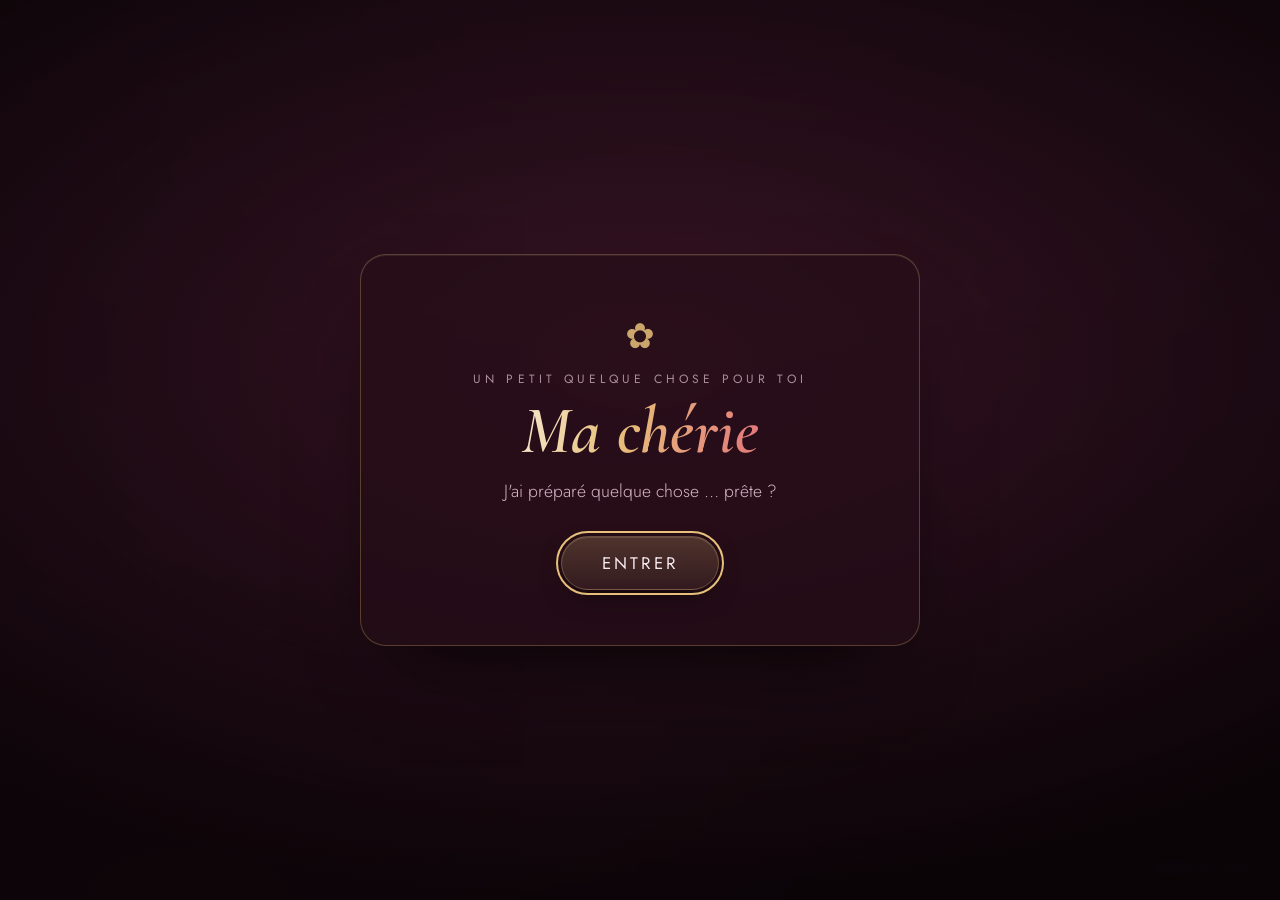
<file: index.html>
<!DOCTYPE html>
<html lang="fr">
<head>
<meta charset="utf-8">
<meta name="viewport" content="width=device-width, initial-scale=1, viewport-fit=cover">
<title>Un bouquet pour toi</title>
<meta name="description" content="Un bouquet de roses et un petit mot.">
<meta name="theme-color" content="#1a0a12">
<link rel="preconnect" href="https://fonts.googleapis.com">
<link rel="preconnect" href="https://fonts.gstatic.com" crossorigin>
<link href="https://fonts.googleapis.com/css2?family=Cormorant+Garamond:ital,wght@0,400;0,600;1,400&family=Jost:wght@300;400;500&display=swap" rel="stylesheet">
<link rel="stylesheet" href="css/style.css">
<link rel="icon" href="data:image/svg+xml,<svg xmlns='http://www.w3.org/2000/svg' viewBox='0 0 100 100'><text y='.9em' font-size='90'>🌹</text></svg>">
</head>
<body>

<div id="petals" class="petals" aria-hidden="true"></div>

<!-- Popup de bienvenue -->
<section id="welcome" class="overlay">
  <div class="w-card">
    <div class="w-orn">✿</div>
    <p class="eyebrow" id="w-eyebrow">Un petit quelque chose pour toi</p>
    <h1 class="w-title" id="w-title">Bienvenue</h1>
    <p class="w-sub">J'ai préparé quelque chose&nbsp;… prête&nbsp;?</p>
    <button id="enter-btn" class="btn" type="button">Entrer</button>
  </div>
</section>

<!-- Scène -->
<main id="scene" class="scene" inert>
  <div class="bouquet-wrap">
    <div class="glow" aria-hidden="true"></div>
    <svg id="bouquet" class="bouquet" viewBox="0 0 400 640" role="img" aria-label="Un bouquet de roses"></svg>
  </div>

  <article id="note" class="note">
    <p class="note-to" id="note-to"></p>
    <p class="note-body" id="note-body"></p>
    <p class="note-from" id="note-from"></p>
    <div class="note-actions">
      <button id="replay" class="btn ghost" type="button">Revoir l'animation</button>
    </div>
  </article>
</main>

<a class="make-link" href="creer.html">Créer le tien</a>

<script src="js/message.js"></script>
<script src="js/bouquet.js"></script>
<script src="js/app.js"></script>
</body>
</html>
</file>
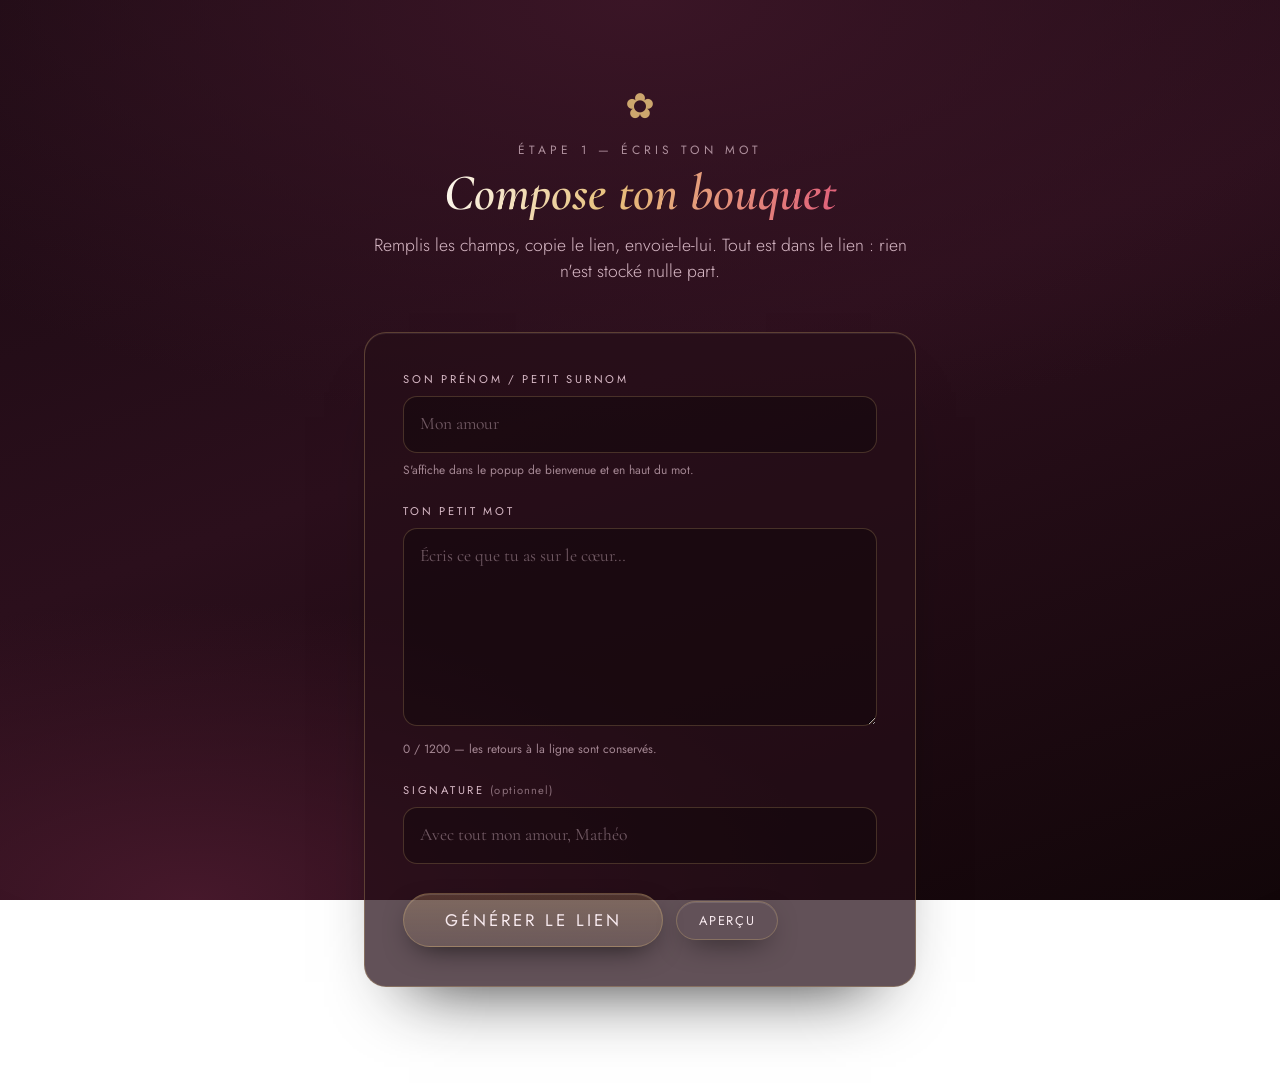
<file: creer.html>
<!DOCTYPE html>
<html lang="fr">
<head>
<meta charset="utf-8">
<meta name="viewport" content="width=device-width, initial-scale=1, viewport-fit=cover">
<title>Composer le bouquet</title>
<meta name="theme-color" content="#1a0a12">
<link rel="preconnect" href="https://fonts.googleapis.com">
<link rel="preconnect" href="https://fonts.gstatic.com" crossorigin>
<link href="https://fonts.googleapis.com/css2?family=Cormorant+Garamond:ital,wght@0,400;0,600;1,400&family=Jost:wght@300;400;500&display=swap" rel="stylesheet">
<link rel="stylesheet" href="css/style.css">
<link rel="stylesheet" href="css/form.css">
<link rel="icon" href="data:image/svg+xml,<svg xmlns='http://www.w3.org/2000/svg' viewBox='0 0 100 100'><text y='.9em' font-size='90'>🌹</text></svg>">
</head>
<body class="page-form">

<main class="form-wrap">
  <header class="form-head">
    <div class="w-orn">✿</div>
    <p class="eyebrow">Étape 1 — écris ton mot</p>
    <h1 class="w-title">Compose ton bouquet</h1>
    <p class="w-sub">Remplis les champs, copie le lien, envoie-le-lui. Tout est dans le lien&nbsp;: rien n'est stocké nulle part.</p>
  </header>

  <form id="compose" class="form-card" autocomplete="off">
    <label class="field">
      <span class="field-label">Son prénom / petit surnom</span>
      <input id="f-to" type="text" maxlength="80" placeholder="Mon amour" required>
      <small class="hint">S'affiche dans le popup de bienvenue et en haut du mot.</small>
    </label>

    <label class="field">
      <span class="field-label">Ton petit mot</span>
      <textarea id="f-body" rows="6" maxlength="1200" placeholder="Écris ce que tu as sur le cœur…" required></textarea>
      <small class="hint"><span id="count">0</span> / 1200 — les retours à la ligne sont conservés.</small>
    </label>

    <label class="field">
      <span class="field-label">Signature <em>(optionnel)</em></span>
      <input id="f-from" type="text" maxlength="80" placeholder="Avec tout mon amour, Mathéo">
    </label>

    <div class="form-actions">
      <button type="submit" class="btn">Générer le lien</button>
      <a id="preview" class="btn ghost" href="index.html" target="_blank" rel="noopener">Aperçu</a>
    </div>
  </form>

  <section id="result" class="result" hidden>
    <p class="eyebrow">Étape 2 — envoie-lui</p>
    <div class="link-row">
      <input id="link" type="text" readonly>
      <button id="copy" class="btn" type="button">Copier</button>
    </div>
    <p class="hint" id="copy-state" role="status"></p>
    <p class="hint warn">Le lien ne marche que si le site est en ligne (ou ouvert depuis le même dossier). En local, envoie-lui le dossier entier.</p>
  </section>
</main>

<script src="js/message.js"></script>
<script src="js/creer.js"></script>
</body>
</html>
</file>
<file: css/style.css>
/* ---------- Base ---------- */
:root{
  --bg-1:#1a0a12;
  --bg-2:#2b0f1c;
  --bg-3:#120609;
  --ink:#f7e9ee;
  --ink-soft:#d8b9c6;
  --gold:#e7c07b;
  --rose:#e0567a;
  --card:rgba(38,14,24,.72);
  --card-line:rgba(231,192,123,.28);
  --serif:"Cormorant Garamond",Georgia,"Times New Roman",serif;
  --sans:"Jost",ui-sans-serif,system-ui,-apple-system,"Segoe UI",sans-serif;
  --ease-soft:cubic-bezier(.22,.61,.36,1);
}

*{box-sizing:border-box}
html,body{height:100%}
body{
  margin:0;
  min-height:100svh;
  font-family:var(--sans);
  color:var(--ink);
  background:
    radial-gradient(120% 80% at 50% 0%, #3a1526 0%, transparent 60%),
    radial-gradient(90% 60% at 15% 100%, #46182b 0%, transparent 55%),
    linear-gradient(160deg,var(--bg-1) 0%,var(--bg-2) 45%,var(--bg-3) 100%);
  background-attachment:fixed;
  overflow-x:hidden;
  -webkit-font-smoothing:antialiased;
}
body::after{ /* vignette */
  content:"";position:fixed;inset:0;pointer-events:none;z-index:5;
  background:radial-gradient(130% 110% at 50% 45%,transparent 62%,rgba(0,0,0,.45) 100%);
}
button{font:inherit;color:inherit}

/* ---------- Boutons ---------- */
.btn{
  --pad:.85em 2.4em;
  appearance:none;border:1px solid var(--card-line);
  background:linear-gradient(180deg,rgba(231,192,123,.22),rgba(231,192,123,.08));
  color:var(--ink);
  padding:var(--pad);
  border-radius:999px;
  font-size:clamp(.95rem,.9rem + .4vw,1.05rem);
  font-weight:400;letter-spacing:.18em;text-transform:uppercase;
  cursor:pointer;position:relative;overflow:hidden;
  transition:transform .35s var(--ease-soft),box-shadow .35s var(--ease-soft),background .35s;
  box-shadow:0 10px 30px -12px rgba(0,0,0,.8), inset 0 1px 0 rgba(255,255,255,.12);
}
.btn::after{
  content:"";position:absolute;inset:0;
  background:linear-gradient(110deg,transparent 35%,rgba(255,255,255,.35) 50%,transparent 65%);
  transform:translateX(-120%);
}
.btn:hover{transform:translateY(-2px);background:linear-gradient(180deg,rgba(231,192,123,.34),rgba(231,192,123,.14))}
.btn:hover::after{transform:translateX(120%);transition:transform .8s var(--ease-soft)}
.btn:active{transform:translateY(0) scale(.98)}
.btn:focus-visible{outline:2px solid var(--gold);outline-offset:3px}
.btn.ghost{background:transparent;letter-spacing:.14em;font-size:.8rem;padding:.7em 1.7em}

/* ---------- Popup bienvenue ---------- */
.overlay{
  position:fixed;inset:0;z-index:20;
  display:grid;place-items:center;padding:6vw 5vw;
  background:radial-gradient(80% 60% at 50% 40%,rgba(58,21,38,.75),rgba(10,4,7,.94));
  backdrop-filter:blur(6px);-webkit-backdrop-filter:blur(6px);
  transition:opacity .9s var(--ease-soft),visibility .9s;
}
.overlay.is-gone{opacity:0;visibility:hidden;pointer-events:none}
.w-card{
  width:min(560px,100%);text-align:center;
  padding:clamp(2rem,6vw,3.4rem) clamp(1.4rem,5vw,3rem);
  border:1px solid var(--card-line);border-radius:26px;
  background:var(--card);
  box-shadow:0 40px 80px -40px rgba(0,0,0,.9), inset 0 1px 0 rgba(255,255,255,.08);
  animation:rise 1s var(--ease-soft) both;
}
.w-orn{font-size:clamp(1.6rem,5vw,2.2rem);color:var(--gold);opacity:.85;margin-bottom:.6rem;animation:pulse 4s ease-in-out infinite}
.eyebrow{
  margin:0 0 .5rem;font-size:clamp(.62rem,.55rem + .35vw,.75rem);
  letter-spacing:.34em;text-transform:uppercase;color:var(--ink-soft);opacity:.75;
}
.w-title{
  font-family:var(--serif);font-weight:600;font-style:italic;
  font-size:clamp(2.3rem,1.6rem + 6vw,4.2rem);
  line-height:1.05;margin:0 0 .7rem;
  background:linear-gradient(100deg,#fff 10%,var(--gold) 45%,var(--rose) 90%);
  -webkit-background-clip:text;background-clip:text;color:transparent;
}
.w-sub{margin:0 0 2rem;color:var(--ink-soft);font-weight:300;font-size:clamp(.95rem,.9rem + .4vw,1.1rem)}

/* ---------- Scène ---------- */
.scene{
  min-height:100svh;
  display:flex;flex-direction:column;align-items:center;justify-content:center;
  gap:clamp(1rem,4vw,2.5rem);
  padding:clamp(2rem,7vw,4rem) 5vw clamp(4rem,10vw,6rem);
  opacity:0;transition:opacity 1s var(--ease-soft);
}
.scene.is-live{opacity:1}
.scene[inert]{pointer-events:none}

.bouquet-wrap{position:relative;width:min(420px,78vw);flex:0 0 auto}
.bouquet{display:block;width:100%;height:auto;overflow:visible;
  filter:drop-shadow(0 30px 40px rgba(0,0,0,.55))}
.glow{
  position:absolute;left:50%;top:38%;translate:-50% -50%;
  width:120%;aspect-ratio:1;border-radius:50%;
  background:radial-gradient(circle,rgba(224,86,122,.28),transparent 62%);
  filter:blur(20px);opacity:0;animation:glowIn 2.4s 1.2s var(--ease-soft) forwards;
}

/* ---------- Le mot ---------- */
.note{
  width:min(620px,100%);text-align:center;
  padding:clamp(1.6rem,5vw,2.8rem) clamp(1.3rem,5vw,3rem);
  border:1px solid var(--card-line);border-radius:22px;
  background:var(--card);
  box-shadow:0 40px 70px -45px rgba(0,0,0,.9), inset 0 1px 0 rgba(255,255,255,.07);
  opacity:0;transform:translateY(26px);
  transition:opacity 1.2s var(--ease-soft),transform 1.2s var(--ease-soft);
}
.note.is-in{opacity:1;transform:none}
.note-to{
  margin:0 0 1rem;font-family:var(--serif);font-style:italic;
  font-size:clamp(1.5rem,1.1rem + 2.4vw,2.3rem);color:var(--gold);
}
.note-body{
  margin:0;font-family:var(--serif);font-weight:400;
  font-size:clamp(1.1rem,1rem + 1vw,1.5rem);line-height:1.65;
  color:var(--ink);white-space:pre-line;
}
.note-from{
  margin:1.4rem 0 0;font-size:clamp(.72rem,.65rem + .4vw,.85rem);
  letter-spacing:.28em;text-transform:uppercase;color:var(--ink-soft);opacity:.8;
}
.note-actions{margin-top:1.8rem}

.make-link{
  position:fixed;right:1rem;bottom:1rem;z-index:10;
  font-size:.68rem;letter-spacing:.2em;text-transform:uppercase;
  color:var(--ink-soft);opacity:.35;text-decoration:none;
  padding:.5rem .8rem;transition:opacity .3s;
}
.make-link:hover{opacity:.9}

/* ---------- Pétales qui tombent ---------- */
.petals{position:fixed;inset:0;z-index:1;pointer-events:none;overflow:hidden}
.petal{
  position:absolute;top:-8vh;width:14px;height:14px;
  border-radius:50% 0 50% 50%;
  background:linear-gradient(140deg,#ff8fae,#c22f55);
  opacity:0;will-change:transform,opacity;
  animation:fall linear infinite;
}

/* ---------- Animations SVG ---------- */
.stem{
  fill:none;stroke:#3f7a48;stroke-linecap:round;
  stroke-dasharray:var(--len);stroke-dashoffset:var(--len);
  animation:draw 1.5s var(--d,0s) var(--ease-soft) forwards;
}
.leaf{
  transform-box:fill-box;transform-origin:0% 50%;
  transform:scale(0);opacity:0;
  animation:unfurl .8s var(--d,0s) var(--ease-soft) forwards;
}
.rose-head{
  transform-box:fill-box;transform-origin:50% 50%;
  transform:scale(0) rotate(-45deg);
  animation:bloom 1.05s var(--d,0s) cubic-bezier(.18,1.3,.4,1) forwards;
}
.wrap-paper{transform-box:fill-box;transform-origin:50% 100%;transform:scaleY(0);
  animation:grow .9s .1s var(--ease-soft) forwards}
.ribbon{opacity:0;transform-box:fill-box;transform-origin:50% 50%;transform:scale(.4);
  animation:pop .7s 1.05s cubic-bezier(.2,1.5,.4,1) forwards}

@keyframes draw{to{stroke-dashoffset:0}}
@keyframes unfurl{from{transform:scale(0) rotate(-12deg);opacity:0}
  to{transform:scale(1) rotate(0);opacity:1}}
@keyframes bloom{
  0%{transform:scale(0) rotate(-45deg)}
  70%{transform:scale(1.08) rotate(6deg)}
  100%{transform:scale(1) rotate(0)}
}
@keyframes grow{from{transform:scaleY(0)}to{transform:scaleY(1)}}
@keyframes pop{from{opacity:0;transform:scale(.4)}to{opacity:1;transform:scale(1)}}
@keyframes glowIn{to{opacity:1}}
@keyframes rise{from{opacity:0;transform:translateY(26px) scale(.97)}to{opacity:1;transform:none}}
@keyframes pulse{0%,100%{opacity:.55;transform:scale(1)}50%{opacity:1;transform:scale(1.12)}}
@keyframes fall{
  0%{opacity:0;transform:translate3d(0,0,0) rotate(0)}
  8%{opacity:.85}
  90%{opacity:.6}
  100%{opacity:0;transform:translate3d(var(--dx,40px),112vh,0) rotate(var(--spin,540deg))}
}

/* ---------- Responsive ---------- */
@media (max-width:560px){
  .bouquet-wrap{width:min(340px,86vw)}
  .btn{--pad:.9em 2rem}
  .make-link{right:.4rem;bottom:.4rem;font-size:.6rem}
}
@media (min-width:960px) and (min-height:700px){
  .scene{flex-direction:row;gap:clamp(2rem,5vw,5rem);justify-content:center}
  .note{text-align:left;max-width:460px}
  .bouquet-wrap{width:min(420px,38vw)}
}

@media (prefers-reduced-motion:reduce){
  .stem,.leaf,.rose-head,.wrap-paper,.ribbon,.glow,.w-card,.w-orn{animation-duration:.01ms!important;animation-delay:0s!important}
  .stem{stroke-dashoffset:0}
  .petal{display:none}
  .note,.scene,.overlay{transition-duration:.2s}
}
</file>
<file: css/form.css>
/* Page de composition */
.page-form{display:block;overflow-y:auto}
.form-wrap{
  width:min(680px,100%);margin:0 auto;
  padding:clamp(2.5rem,8vw,5rem) 5vw clamp(3rem,10vw,6rem);
}
.form-head{text-align:center;margin-bottom:clamp(2rem,6vw,3rem)}
.form-head .w-title{font-size:clamp(2rem,1.4rem + 4.5vw,3.2rem)}
.form-head .w-sub{margin-bottom:0}

.form-card,.result{
  border:1px solid var(--card-line);border-radius:22px;
  background:var(--card);
  padding:clamp(1.4rem,5vw,2.4rem);
  box-shadow:0 40px 70px -45px rgba(0,0,0,.9), inset 0 1px 0 rgba(255,255,255,.07);
}
.result{margin-top:1.6rem}

.field{display:block;margin-bottom:1.5rem}
.field-label{
  display:block;margin-bottom:.55rem;
  font-size:.7rem;letter-spacing:.24em;text-transform:uppercase;color:var(--ink-soft);
}
.field-label em{font-style:normal;opacity:.55;text-transform:none;letter-spacing:.1em}
.field input,.field textarea,#link{
  width:100%;padding:.85rem 1rem;
  border:1px solid rgba(231,192,123,.22);border-radius:14px;
  background:rgba(0,0,0,.28);color:var(--ink);
  font-family:var(--serif);font-size:1.1rem;line-height:1.6;
  transition:border-color .25s,box-shadow .25s;
}
.field textarea{resize:vertical;min-height:9rem}
.field input::placeholder,.field textarea::placeholder{color:rgba(216,185,198,.45)}
.field input:focus,.field textarea:focus,#link:focus{
  outline:none;border-color:var(--gold);
  box-shadow:0 0 0 3px rgba(231,192,123,.16);
}
.hint{display:block;margin:.5rem 0 0;font-size:.75rem;color:var(--ink-soft);opacity:.7;line-height:1.5}
.hint.warn{margin-top:1rem;opacity:.55}

.form-actions{display:flex;flex-wrap:wrap;gap:.8rem;align-items:center;margin-top:1.8rem}
.form-actions .btn{flex:0 0 auto}
a.btn{text-decoration:none;display:inline-block}

.link-row{display:flex;flex-wrap:wrap;gap:.7rem;margin-top:.8rem}
.link-row #link{flex:1 1 260px;font-family:var(--sans);font-size:.85rem}

@media (max-width:520px){
  .form-actions,.link-row{flex-direction:column;align-items:stretch}
  .form-actions .btn,.link-row .btn{width:100%;text-align:center}
}
</file>
